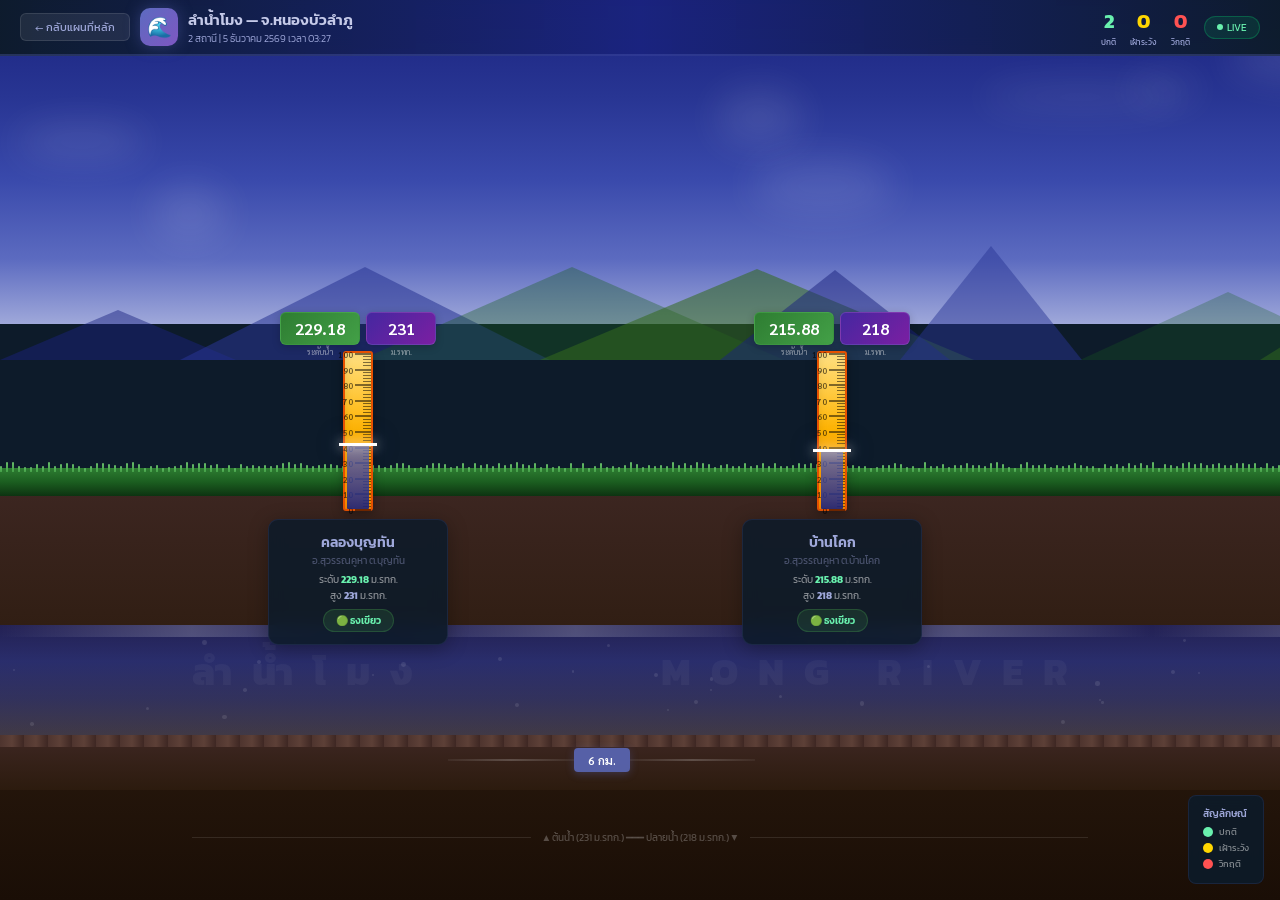
<file: index.html>
<!DOCTYPE html>
<html lang="th">

<head>
    <meta charset="UTF-8">
    <meta name="viewport" content="width=device-width, initial-scale=1">

    <title>ลำน้ำโมง — สถานการณ์น้ำ จ.หนองบัวลำภู</title>

    <link href="https://fonts.googleapis.com/css2?family=Kanit:wght@300;400;500;600;700;800&family=Sarabun:wght@400;600;700&display=swap" rel="stylesheet">
    <link rel="stylesheet" href="style.css">
</head>

<body>

    <div class="hdr">
        <div class="hl">
            <a href="https://nsonong-team.github.io/Nong-Bua-Lam-Phu-Water-Level-Monitoring-TEAM/" class="hback">← กลับแผนที่หลัก</a>

            <div class="hlogo">🌊</div>

            <div>
                <div class="htitle">ลำน้ำโมง — จ.หนองบัวลำภู</div>
                <div class="hsub" id="dtLbl"></div>
            </div>
        </div>

        <div class="hr">
            <div class="hk">
                <div class="hkn" style="color:#69f0ae" id="hG">0</div>
                <div class="hkl">ปกติ</div>
            </div>

            <div class="hk">
                <div class="hkn" style="color:#ffd600" id="hY">0</div>
                <div class="hkl">เฝ้าระวัง</div>
            </div>

            <div class="hk">
                <div class="hkn" style="color:#ff5252" id="hR">0</div>
                <div class="hkl">วิกฤติ</div>
            </div>

            <div class="hbadge">
                <span class="hdot"></span>
                LIVE
            </div>
        </div>
    </div>

    <div class="legend">
        <div class="leg-t">สัญลักษณ์</div>

        <div class="leg-i">
            <span class="leg-d" style="background:#69f0ae"></span>
            ปกติ
        </div>

        <div class="leg-i">
            <span class="leg-d" style="background:#ffd600"></span>
            เฝ้าระวัง
        </div>

        <div class="leg-i">
            <span class="leg-d" style="background:#ff5252"></span>
            วิกฤติ
        </div>
    </div>

    <div class="scene" id="sc">

        <div class="sky">
            <div class="cl" id="clds" style="position:absolute; top:0; left:0; width:200%; height:100%"></div>
        </div>

        <div class="mtns" id="mtns"></div>

        <div class="ground">
            <div class="gfill"></div>
            <div class="gtop"></div>
            <div class="ggrass" id="gr"></div>
        </div>

        <div class="river">
            <div class="rbody"></div>
            <div class="rsurf"></div>
            <div id="rps"></div>
        </div>

        <div class="rbed">
            <div class="rbed-r"></div>
        </div>

        <div class="rname" style="bottom:200px; left:15%">ลำน้ำโมง</div>
        <div class="rname" style="bottom:200px; right:15%">MONG RIVER</div>

        <div id="sLayer"></div>
    </div>
    <script src="script.js"></script>
</body>
</html>
</file>
<file: style.css>
* {
    box-sizing: border-box;
    margin: 0;
    padding: 0;
}

html,
body {
    height: 100%;
    overflow: hidden;
}

body {
    font-family: 'Kanit', sans-serif;
    background: #0d1b2a;
}

.scene {
    position: relative;
    width: 100%;
    height: 100vh;
    min-height: 680px;
    overflow: hidden;
}

/* --- Sky & Clouds --- */
.sky {
    position: absolute;
    top: 0;
    left: 0;
    right: 0;
    height: 36%;
    background: linear-gradient(180deg, #1a237e 0%, #283593 30%, #3949ab 55%, #5c6bc0 80%, #9fa8da 100%);
}

.cloud {
    position: absolute;
    background: rgba(255, 255, 255, .1);
    border-radius: 50%;
    filter: blur(18px);
}

.cl {
    animation: cld 80s linear infinite;
}

@keyframes cld {
    from { transform: translateX(0); }
    to { transform: translateX(-50%); }
}

/* --- Environment --- */
.mtns {
    position: absolute;
    top: 20%;
    left: 0;
    right: 0;
    height: 20%;
    pointer-events: none;
}

.ground {
    position: absolute;
    bottom: 0;
    left: 0;
    right: 0;
    height: 48%;
}

.gfill {
    position: absolute;
    inset: 0;
    background: linear-gradient(180deg, #3e2723 0%, #2c1b0e 50%, #1a0e06 100%);
}

.gtop {
    position: absolute;
    top: 0;
    left: 0;
    right: 0;
    height: 28px;
    background: linear-gradient(180deg, #2e7d32, #1b5e20, #0d3311);
}

.ggrass {
    position: absolute;
    top: -6px;
    left: 0;
    right: 0;
    height: 10px;
    overflow: hidden;
}

.gblade {
    position: absolute;
    bottom: 0;
    width: 2px;
    border-radius: 1px 1px 0 0;
    transform-origin: bottom;
    animation: sw 3s ease-in-out infinite;
}

@keyframes sw {
    0%, 100% { transform: rotate(-4deg); }
    50% { transform: rotate(4deg); }
}

/* --- River --- */
.river {
    position: absolute;
    left: 0;
    right: 0;
    height: 110px;
    bottom: 165px;
    overflow: hidden;
}

.rbody {
    position: absolute;
    inset: 0;
    background: linear-gradient(180deg, rgba(26, 35, 126, .6), rgba(40, 53, 147, .7), rgba(57, 73, 171, .5), rgba(121, 134, 203, .3));
}

.rsurf {
    position: absolute;
    top: 0;
    left: 0;
    width: 300%;
    height: 12px;
    background: repeating-linear-gradient(90deg, transparent 0%, rgba(255, 255, 255, .2) 5%, transparent 10%);
    animation: wf 4s linear infinite;
}

@keyframes wf {
    from { transform: translateX(0); }
    to { transform: translateX(-33.33%); }
}

.rp {
    position: absolute;
    background: rgba(255, 255, 255, .1);
    border-radius: 50%;
    animation: pf 5s linear infinite;
}

@keyframes pf {
    from { transform: translateX(0); opacity: .2; }
    50% { opacity: .4; }
    to { transform: translateX(-33.33%); opacity: .1; }
}

.rbed {
    position: absolute;
    left: 0;
    right: 0;
    height: 55px;
    bottom: 110px;
    background: linear-gradient(180deg, #3e2723, #2c1b0e);
}

.rbed-r {
    position: absolute;
    top: 0;
    left: 0;
    right: 0;
    height: 12px;
    background: repeating-linear-gradient(90deg, #4e342e 0px, #5d4037 12px, #3e2723 24px);
}

.rname {
    position: absolute;
    font-size: 38px;
    font-weight: 800;
    color: rgba(255, 255, 255, .04);
    letter-spacing: 20px;
}

/* --- Header UI --- */
.hdr {
    position: fixed;
    top: 0;
    left: 0;
    right: 0;
    z-index: 100;
    height: 56px;
    background: linear-gradient(90deg, rgba(13, 27, 42, .96), rgba(26, 35, 126, .92), rgba(13, 27, 42, .96));
    backdrop-filter: blur(10px);
    border-bottom: 2px solid rgba(92, 107, 192, .3);
    display: flex;
    align-items: center;
    justify-content: space-between;
    padding: 0 20px;
}

.hl {
    display: flex;
    align-items: center;
    gap: 10px;
}

.hlogo {
    width: 38px;
    height: 38px;
    border-radius: 10px;
    display: flex;
    align-items: center;
    justify-content: center;
    background: linear-gradient(135deg, #5c6bc0, #7e57c2);
    font-size: 20px;
    box-shadow: 0 0 16px rgba(92, 107, 192, .4);
}

.htitle {
    font-size: 15px;
    font-weight: 600;
    color: #c5cae9;
}

.hsub {
    font-size: 10px;
    color: #9fa8da;
    font-weight: 300;
}

.hr {
    display: flex;
    align-items: center;
    gap: 14px;
}

.hk {
    text-align: center;
}

.hkn {
    font-size: 20px;
    font-weight: 700;
}

.hkl {
    font-size: 8px;
    color: #9fa8da;
}

.hbadge {
    display: flex;
    align-items: center;
    gap: 4px;
    padding: 3px 12px;
    border-radius: 20px;
    background: rgba(0, 230, 118, .1);
    border: 1px solid rgba(0, 230, 118, .25);
    font-size: 10px;
    color: #69f0ae;
}

.hdot {
    width: 6px;
    height: 6px;
    border-radius: 50%;
    background: #69f0ae;
    animation: p 1.6s ease infinite;
}

@keyframes p {
    0%, 100% { opacity: 1; }
    50% { opacity: .3; }
}

.hback {
    display: flex;
    align-items: center;
    gap: 4px;
    padding: 5px 14px;
    border-radius: 6px;
    background: rgba(255, 255, 255, .08);
    border: 1px solid rgba(255, 255, 255, .1);
    color: #9fa8da;
    font-size: 11px;
    text-decoration: none;
    font-family: 'Kanit';
    transition: .2s;
}

.hback:hover {
    background: rgba(255, 255, 255, .15);
}

/* --- Gauges & Cards --- */
.gs {
    position: absolute;
    display: flex;
    flex-direction: column;
    align-items: center;
    z-index: 10;
    transition: transform .3s;
}

.gs:hover {
    transform: translateY(-4px);
}

.gtop2 {
    display: flex;
    gap: 6px;
    margin-bottom: 6px;
}

.gbox {
    border-radius: 6px;
    padding: 5px 14px;
    font-size: 16px;
    font-weight: 700;
    text-align: center;
    min-width: 70px;
    font-family: 'Sarabun';
    box-shadow: 0 2px 8px rgba(0, 0, 0, .2);
    position: relative;
}

.gbox::after {
    content: attr(data-label);
    position: absolute;
    bottom: -13px;
    left: 50%;
    transform: translateX(-50%);
    font-size: 8px;
    color: rgba(255, 255, 255, .5);
    white-space: nowrap;
    font-weight: 400;
}

.gbox.lv {
    background: linear-gradient(135deg, #2e7d32, #43a047);
    color: #fff;
    border: 1px solid rgba(76, 175, 80, .4);
}

.gbox.lv.w {
    background: linear-gradient(135deg, #f57f17, #f9a825);
    color: #000;
}

.gbox.lv.c {
    background: linear-gradient(135deg, #c62828, #e53935);
    color: #fff;
}

.gbox.el {
    background: linear-gradient(135deg, #4527a0, #7b1fa2);
    color: #fff;
    border: 1px solid rgba(149, 117, 205, .3);
}

/* --- Ruler/Water Meter --- */
.ruler {
    position: relative;
    width: 30px;
    height: 160px;
    background: linear-gradient(180deg, #ffe082, #ffb300, #ff8f00);
    border-radius: 3px;
    border: 2px solid #e65100;
    box-shadow: 0 3px 12px rgba(0, 0, 0, .3), inset 0 0 8px rgba(0, 0, 0, .1);
}

.rmk {
    position: absolute;
    right: 0;
    background: rgba(0, 0, 0, .5);
}

.rmk.mj { width: 16px; height: 2px; }
.rmk.mn { width: 8px; height: 1px; }

.rnum {
    position: absolute;
    right: 18px;
    font-size: 8px;
    color: rgba(0, 0, 0, .6);
    font-family: 'Sarabun';
    font-weight: 700;
}

.wfill {
    position: absolute;
    bottom: 0;
    left: 2px;
    right: 2px;
    border-radius: 0 0 1px 1px;
    background: linear-gradient(180deg, rgba(92, 107, 192, .75), rgba(26, 35, 126, .9));
    transition: height 1.2s ease;
}

.wline {
    position: absolute;
    left: -6px;
    right: -6px;
    height: 3px;
    background: #fff;
    box-shadow: 0 0 12px rgba(255, 255, 255, .9), 0 0 24px rgba(92, 107, 192, .5);
    transition: bottom 1.2s ease;
}

/* --- Station Card --- */
.scard {
    background: rgba(13, 27, 42, .88);
    backdrop-filter: blur(8px);
    border: 1px solid rgba(92, 107, 192, .15);
    border-radius: 10px;
    padding: 12px 16px;
    margin-top: 8px;
    min-width: 180px;
    text-align: center;
    box-shadow: 0 4px 20px rgba(0, 0, 0, .3);
    transition: border-color .3s;
}

.gs:hover .scard {
    border-color: rgba(92, 107, 192, .4);
}

.sn {
    font-size: 14px;
    font-weight: 600;
    color: #9fa8da;
}

.sl {
    font-size: 10px;
    color: rgba(159, 168, 218, .4);
    margin-bottom: 4px;
}

.sd {
    font-size: 10px;
    color: rgba(255, 255, 255, .5);
    line-height: 1.6;
}

.sd b {
    font-weight: 700;
}

.ss {
    display: inline-block;
    font-size: 10px;
    font-weight: 600;
    padding: 3px 12px;
    border-radius: 14px;
    margin-top: 5px;
}

.ss.g {
    background: rgba(76, 175, 80, .15);
    color: #69f0ae;
    border: 1px solid rgba(76, 175, 80, .25);
}

.ss.y {
    background: rgba(255, 214, 0, .15);
    color: #ffd600;
    border: 1px solid rgba(255, 214, 0, .25);
}

.ss.r {
    background: rgba(255, 23, 68, .15);
    color: #ff5252;
    border: 1px solid rgba(255, 23, 68, .25);
}

/* --- Distance Indicator --- */
.dist-seg {
    position: absolute;
    display: flex;
    align-items: center;
    z-index: 5;
}

.dist-line {
    flex: 1;
    height: 2px;
    background: linear-gradient(90deg, rgba(255, 255, 255, .05), rgba(255, 255, 255, .2), rgba(255, 255, 255, .05));
}

.dist-box {
    background: rgba(92, 107, 192, .85);
    color: #fff;
    padding: 4px 14px;
    border-radius: 4px;
    font-size: 12px;
    font-weight: 600;
    white-space: nowrap;
    box-shadow: 0 2px 8px rgba(92, 107, 192, .3);
    font-family: 'Sarabun';
}

/* --- Legend Overlay --- */
.legend {
    position: fixed;
    bottom: 16px;
    right: 16px;
    z-index: 100;
    background: rgba(13, 27, 42, .9);
    backdrop-filter: blur(8px);
    border: 1px solid rgba(92, 107, 192, .15);
    border-radius: 8px;
    padding: 10px 14px;
}

.leg-t {
    font-size: 10px;
    font-weight: 500;
    color: #9fa8da;
    margin-bottom: 4px;
}

.leg-i {
    display: flex;
    align-items: center;
    gap: 6px;
    font-size: 9px;
    color: rgba(255, 255, 255, .5);
    margin: 2px 0;
}

.leg-d {
    width: 10px;
    height: 10px;
    border-radius: 50%;
}

/* ================= MOBILE (<= 768px) ================= */
@media (max-width: 768px) {

    body {
        overflow: auto;
    }

    .scene {
        min-height: 100vh;
    }

    /* Header */
    .hdr {
        height: 50px;
        padding: 0 10px;
    }

    .htitle {
        font-size: 12px;
    }

    .hsub {
        font-size: 9px;
    }

    .hlogo {
        width: 32px;
        height: 32px;
        font-size: 16px;
    }

    .hk .hkn {
        font-size: 16px;
    }

    .hk .hkl {
        font-size: 7px;
    }

    /* Gauges */
    .gs {
        transform: scale(0.85);
    }

    .gbox {
        font-size: 12px;
        padding: 4px 10px;
        min-width: 55px;
    }

    .ruler {
        height: 130px;
        width: 24px;
    }

    .rnum {
        font-size: 7px;
        right: 14px;
    }

    /* Cards */
    .scard {
        min-width: 140px;
        padding: 10px;
    }

    .sn {
        font-size: 12px;
    }

    .sl,
    .sd {
        font-size: 9px;
    }

    .ss {
        font-size: 9px;
        padding: 2px 10px;
    }

    /* River & Layout */
    .river {
        height: 90px;
        bottom: 140px;
    }

    .rbed {
        height: 45px;
        bottom: 95px;
    }

    .rname {
        font-size: 22px;
        letter-spacing: 8px;
    }

    /* Distance */
    .dist-box {
        font-size: 10px;
        padding: 3px 10px;
    }

    /* Legend */
    .legend {
        bottom: 10px;
        right: 10px;
        padding: 8px 10px;
    }

    .leg-t {
        font-size: 9px;
    }

    .leg-i {
        font-size: 8px;
    }
}


/* ================= SMALL MOBILE (<= 480px) ================= */
@media (max-width: 480px) {

    .gs {
        transform: scale(0.75);
    }

    .htitle {
        display: none;
    }

    .hsub {
        font-size: 8px;
    }

    .river {
        height: 80px;
        bottom: 130px;
    }

    .rname {
        font-size: 18px;
        letter-spacing: 5px;
    }

    .scard {
        min-width: 120px;
    }
}
</file>
